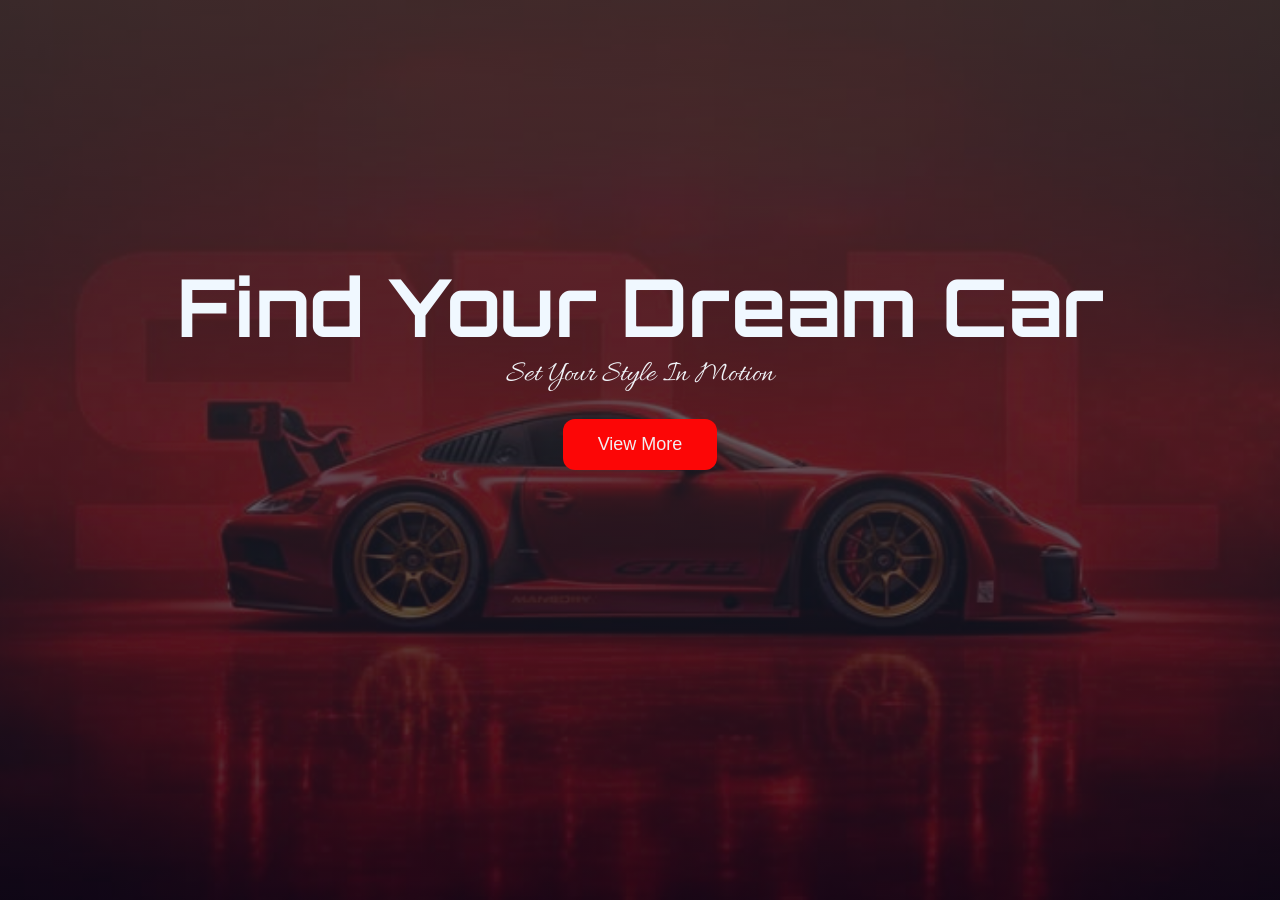
<file: index.html>
<html>

<head>
  <title>Car Zone Project</title>
  <link rel="stylesheet" href="./styles/style.css" />
  <link href="https://fonts.googleapis.com/css2?family=Orbitron&display=swap" rel="stylesheet">
  <link href="https://fonts.googleapis.com/css2?family=Allura&display=swap" rel="stylesheet">
  <link rel="icon" type="image" href="./images/favicon.jpg">
  <meta name="viewport" content="with=device-width ,initial-scale=1.0">
</head>

<body>
  <section class="header">
    <h1>Find Your Dream Car</h1>
    <p class="one">Set Your Style In Motion</p>

    <div class="btn-container">
      <a  href="nextpage.html" href="next.html" class="btn btn-pink">View More</a>
     
    </div>

  </section>

</body>

</html>
</file>
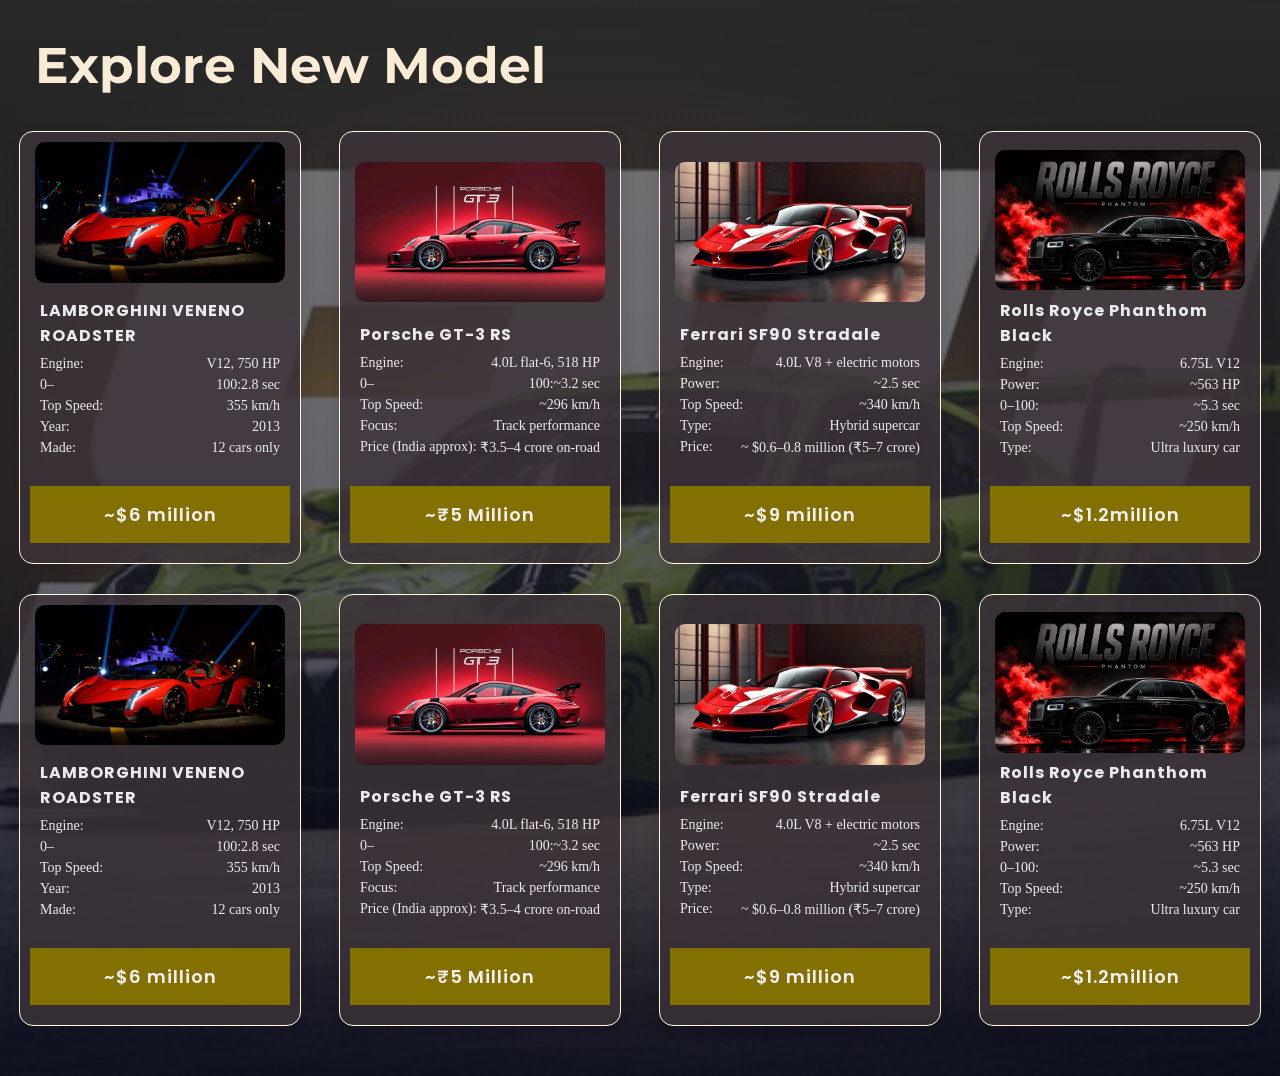
<file: nextpage.html>
<html>

<head>
    <title> View More</title>
    <link rel="stylesheet" href="./styles/style.css" />
    <link href="https://fonts.googleapis.com/css2?family=Montserrat:wght@600&display=swap" rel="stylesheet">
    <link href="https://fonts.googleapis.com/css2?family=Poppins:wght@500&display=swap" rel="stylesheet">
    <link href="https://fonts.googleapis.com/css2?family=Poppins:wght@600&display=swap" rel="stylesheet">
    <link rel="icon" type="image" href="./images/favicon.jpg">
</head>

<body>
    <section class="nextpage">
        <h3>Explore New Model</h3>



        <div class="container">
            <div class="container-card-2">
                <div class="card">
                    <img class="image-tag" src="./images/lam1.jpg" alt="Lamborghini" width="250">
                    <h4 class="Card-Title1">LAMBORGHINI VENENO ROADSTER</h4>

                    <div class="content-class">
                        <p>
                            Engine:
                        </p>
                        <p>V12, 750 HP</p>
                    </div>

                    <div class="content-class">
                        <p>
                            0–
                        </p>
                        <p>
                            100:2.8 sec
                        </p>
                    </div>

                    <div class="content-class">
                        <p>
                            Top Speed:
                        </p>
                        <p>
                            355 km/h
                        </p>
                    </div>

                    <div class="content-class">
                        <p> Year:</p>
                        <p>
                            2013
                        </p>
                    </div>


                    <div class="content-class">
                        <p>Made:</p>
                        <p>
                            12 cars only
                        </p>
                    </div>

                    <a href="pricedetails-1.html" href="price.html" class="btn-orange">~$6 million </a>
                </div>


                <div class="card">
                    <img class="image-tag" src="./images/por2.jpg" alt="Porsche" width="250">
                    <h5 class="Card-Title2">Porsche GT-3 RS</h5>
                    <div class="content-class">
                        <p>
                            Engine:
                        </p>
                        <p>4.0L flat-6, 518 HP</p>
                    </div>
                    <div class="content-class1">
                        <p>
                            0–
                        </p>
                        <p>
                            100:~3.2 sec
                        </p>
                    </div>

                    <div class="content-class1">
                        <p>
                            Top Speed:
                        </p>
                        <p>
                            ~296 km/h
                        </p>
                    </div>

                    <div class="content-class1">
                        <p> Focus:</p>
                        <p>
                            Track performance
                        </p>
                    </div>


                    <div class="content-class1">
                        <p>Price (India approx):</p>
                        <p>
                            ₹3.5–4 crore on-road
                        </p>
                    </div>

                    <a href="pricedetails-2.html" href="price.html" class="btn-orange">~₹5 Million</a>
                </div>

                <div class="card">
                    <img class="image-tag" src="./images/fer2.jpg" alt="Ferrari" width="250">
                    <h5 class="Card-Title3">Ferrari SF90 Stradale</h5>

                    <div class="content-class2">
                        <p>
                            Engine:
                        </p>
                        <p>4.0L V8 + electric motors</p>
                    </div>
                    <div class="content-class2">
                        <p>
                            Power:
                        </p>
                        <p>
                            ~2.5 sec
                        </p>
                    </div>

                    <div class="content-class2">
                        <p>
                            Top Speed:
                        </p>
                        <p>
                            ~340 km/h
                        </p>
                    </div>

                    <div class="content-class2">
                        <p>Type:</p>
                        <p>
                            Hybrid supercar
                        </p>
                    </div>


                    <div class="content-class2">
                        <p>Price:</p>
                        <p>
                            ~ $0.6–0.8 million (₹5–7 crore)
                        </p>
                    </div>
                    <!-- <a href="nextpage.html" href="next.html" class="btn-orange">price-~₹8.5 crore</a> <div class="content-class2"></div> -->

                    <a href="pricedetails-3.html" href="price.html" class="btn-orange">~$9 million </a>

                </div>


                <div class="card">
                    <img class="image-tag" src="./images/roll pant-2.jpg" alt="Rolls Royce" width="250">
                    <h5 class="Card-Title4">Rolls Royce Phanthom Black</h5>


                    <div class="content-class3">
                        <p>
                            Engine:
                        </p>
                        <p>6.75L V12</p>
                    </div>
                    <div class="content-class3">
                        <p>
                            Power:
                        </p>
                        <p>
                            ~563 HP
                        </p>
                    </div>

                    <div class="content-class3">
                        <p>
                            0–100:
                        </p>
                        <p>
                            ~5.3 sec
                        </p>
                    </div>

                    <div class="content-class3">
                        <p>Top Speed:</p>
                        <p>
                            ~250 km/h
                        </p>
                    </div>


                    <div class="content-class3">
                        <p>Type:</p>
                        <p>
                            Ultra luxury car
                        </p>
                    </div>
                    <a href="pricedetails-4.html" href="price.html" class="btn-orange">~$1.2million</a>




                </div>
            </div>


            <div class="container-card-2">

                <div class="card">
                    <img class="image-tag" src="./images/lam1.jpg" alt="Lamborghini" width="250">
                    <h4 class="Card-Title1">LAMBORGHINI VENENO ROADSTER</h4>


                    <div class="content-class">
                        <p>
                            Engine:
                        </p>
                        <p>V12, 750 HP</p>
                    </div>
                    <div class="content-class">
                        <p>
                            0–
                        </p>
                        <p>
                            100:2.8 sec
                        </p>
                    </div>

                    <div class="content-class">
                        <p>
                            Top Speed:
                        </p>
                        <p>
                            355 km/h
                        </p>
                    </div>

                    <div class="content-class">
                        <p> Year:</p>
                        <p>
                            2013
                        </p>
                    </div>


                    <div class="content-class">
                        <p>Made:</p>
                        <p>
                            12 cars only
                        </p>
                    </div>

                    <a href="pricedetails-1.html" href="price.html" class="btn-orange">~$6 million </a>
                </div>


                <div class="card">
                    <img class="image-tag" src="./images/por2.jpg" alt="Porsche" width="250">
                    <h5 class="Card-Title2">Porsche GT-3 RS</h5>
                    <div class="content-class">
                        <p>
                            Engine:
                        </p>
                        <p>4.0L flat-6, 518 HP</p>
                    </div>
                    <div class="content-class1">
                        <p>
                            0–
                        </p>
                        <p>
                            100:~3.2 sec
                        </p>
                    </div>

                    <div class="content-class1">
                        <p>
                            Top Speed:
                        </p>
                        <p>
                            ~296 km/h
                        </p>
                    </div>

                    <div class="content-class1">
                        <p> Focus:</p>
                        <p>
                            Track performance
                        </p>
                    </div>


                    <div class="content-class1">
                        <p>Price (India approx):</p>
                        <p>
                            ₹3.5–4 crore on-road
                        </p>
                    </div>

                    <a href="pricedetails-2.html" href="price.html" class="btn-orange">~₹5 Million</a>
                </div>

                <div class="card">
                    <img class="image-tag" src="./images/fer2.jpg" alt="Ferrari" width="250">
                    <h5 class="Card-Title3">Ferrari SF90 Stradale</h5>
                    <div class="content-class2">
                        <p>
                            Engine:
                        </p>
                        <p>4.0L V8 + electric motors</p>
                    </div>
                    <div class="content-class2">
                        <p>
                            Power:
                        </p>
                        <p>
                            ~2.5 sec
                        </p>
                    </div>

                    <div class="content-class2">
                        <p>
                            Top Speed:
                        </p>
                        <p>
                            ~340 km/h
                        </p>
                    </div>

                    <div class="content-class2">
                        <p>Type:</p>
                        <p>
                            Hybrid supercar
                        </p>
                    </div>


                    <div class="content-class2">
                        <p>Price:</p>
                        <p>
                            ~ $0.6–0.8 million (₹5–7 crore)
                        </p>
                    </div>
                    <!-- <a href="nextpage.html" href="next.html" class="btn-orange">price-~₹8.5 crore</a> <div class="content-class2"></div> -->

                    <a href="pricedetails-3.html" href="price.html" class="btn-orange">~$9 million </a>


                </div>

                <div class="card">
                    <img class="image-tag" src="./images/roll pant-2.jpg" alt="Rolls Royce" width="250">
                    <h5 class="Card-Title4">Rolls Royce Phanthom Black</h5>


                    <div class="content-class3">
                        <p>
                            Engine:
                        </p>
                        <p>6.75L V12</p>
                    </div>
                    <div class="content-class3">
                        <p>
                            Power:
                        </p>
                        <p>
                            ~563 HP
                        </p>
                    </div>

                    <div class="content-class3">
                        <p>
                            0–100:
                        </p>
                        <p>
                            ~5.3 sec
                        </p>
                    </div>

                    <div class="content-class3">
                        <p>Top Speed:</p>
                        <p>
                            ~250 km/h
                        </p>
                    </div>


                    <div class="content-class3">
                        <p>Type:</p>
                        <p>
                            Ultra luxury car
                        </p>
                    </div>
                    <a href="pricedetails-4.html" href="price.html" class="btn-orange">~$1.2million</a>

                </div>

            </div>
    </section>

</body>

</html>
</file>
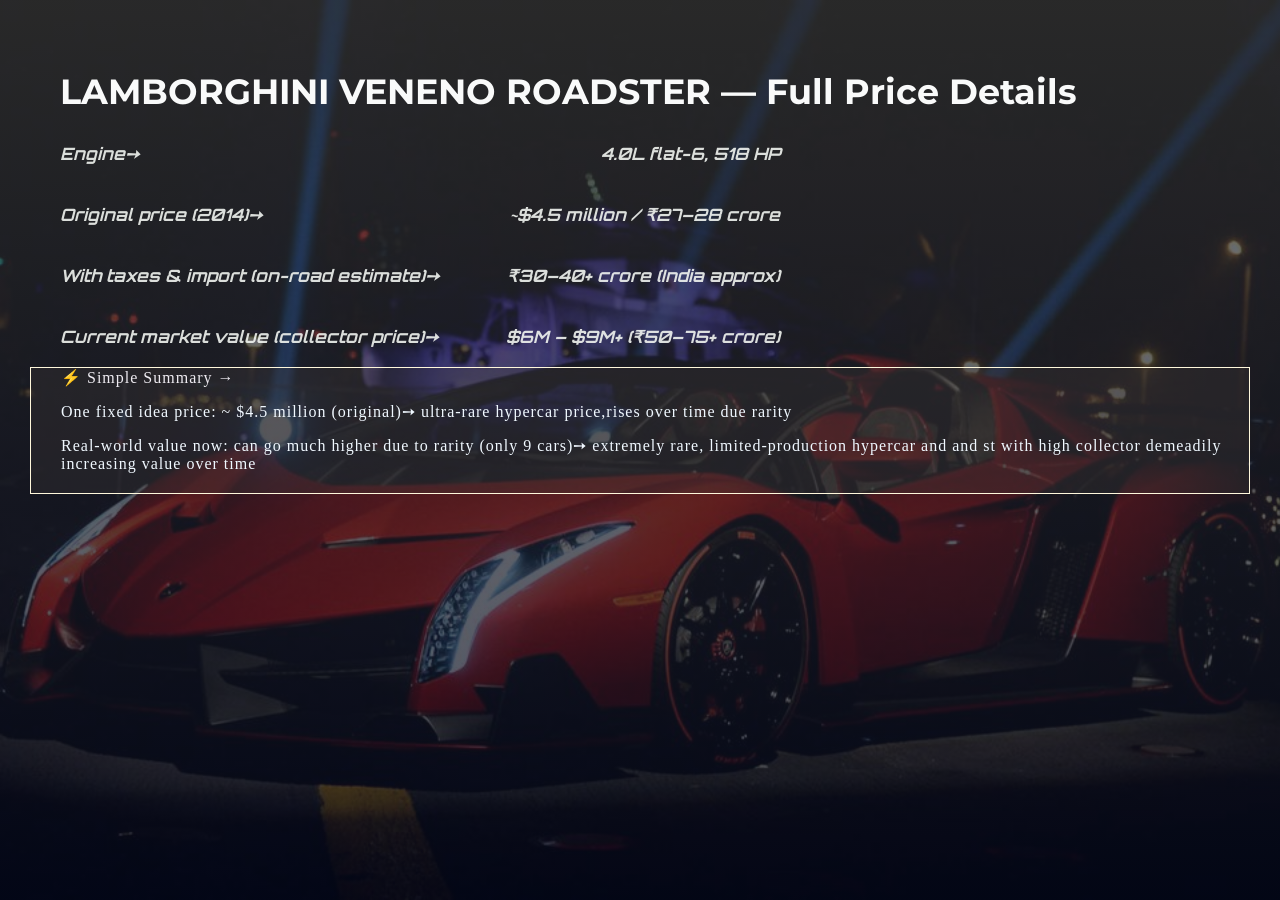
<file: pricedetails-1.html>
<html>

<head>
    <title>Price Details-1</title>
    <link rel="stylesheet" href="./styles/style.css" />
    <link rel="icon" type="image" href="./images/favicon.jpg">
    <link href="https://fonts.googleapis.com/css2?family=Montserrat:wght@600&display=swap" rel="stylesheet">
    <link href="https://fonts.googleapis.com/css2?family=Orbitron:wght@700&display=swap" rel="stylesheet">
    <link href="https://fonts.googleapis.com/css2?family=Orbitron&display=swap" rel="stylesheet">
     <link href="https://fonts.googleapis.com/css2?family=Montserrat:wght@600&display=swap" rel="stylesheet">

</head>

<body>
    <section class="pricedetails-1">
        <h6>LAMBORGHINI VENENO ROADSTER — Full Price Details</h6>
        <div class="container-price"></div>

        <div class="content-price-3">
            <p>
                Engine➙
            </p>
            <p>4.0L flat-6, 518 HP</p>
        </div>

        <div class="content-price">
            <p>
                Original price (2014)➙
            </p>
            <p>~$4.5 million / ₹27–28 crore</p>
        </div>

        <div class="content-price">
            <p>
                With taxes & import (on-road estimate)➙
            </p>
            <p>₹30–40+ crore (India approx)</p>
        </div>

        <div class="content-price">
            <p>
                Current market value (collector price)➙
            </p>
            <p>$6M – $9M+ (₹50–75+ crore)</p>
        </div>

        <div class="container-price-2">
            <div>
                <p>
                    ⚡ Simple Summary →
                </p>
            </div>

            <div class="content-price-2">
                <p>
                    One fixed idea price: ~ $4.5 million (original)➙ ultra-rare hypercar price,rises over time due
                    rarity
                </p>
            </div>

            <div class="content-price-2">
                <p>
                    Real-world value now: can go much higher due to rarity (only 9 cars)➙ extremely rare,
                    limited-production hypercar and and st with high collector demeadily increasing value over time
                </p>

            </div>
        </div>
    </section>
</body>

</html>
</file>
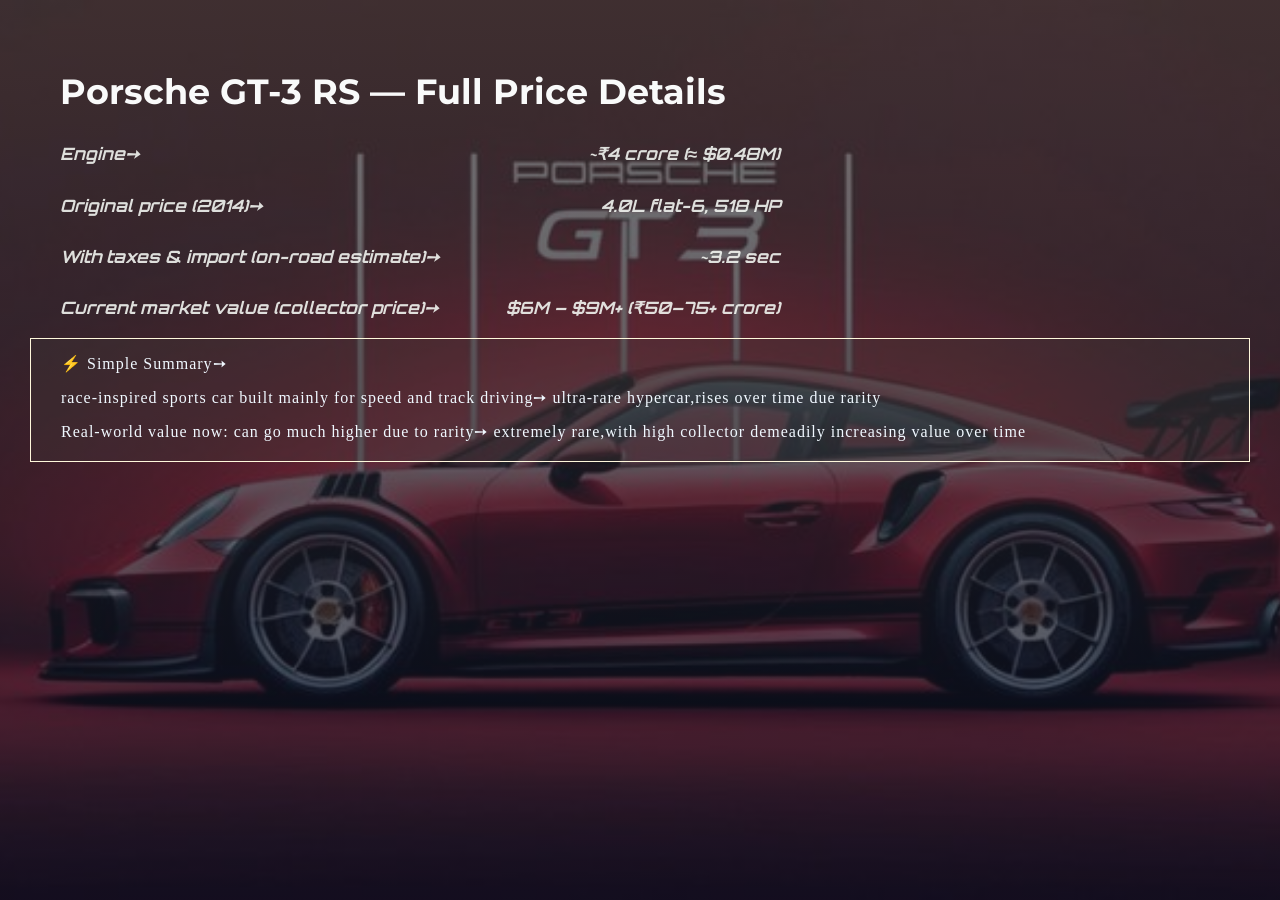
<file: pricedetails-2.html>
<html>

<head>
    <title>Price Details-2</title>
    <link rel="stylesheet" href="./styles/style.css" />
    <link rel="icon" type="image" href="./images/favicon.jpg">
    <link href="https://fonts.googleapis.com/css2?family=Montserrat:wght@600&display=swap" rel="stylesheet">
    <link href="https://fonts.googleapis.com/css2?family=Orbitron:wght@700&display=swap" rel="stylesheet">
    <link href="https://fonts.googleapis.com/css2?family=Orbitron&display=swap" rel="stylesheet">

</head>

<body>
    <section class="pricedetails-2">
        <h6> Porsche GT-3 RS — Full Price Details</h6>
        <div class="container-price-4"></div>

        <div class="content-price-3">
            <p>
                  Engine➙
            </p>
            <p>~₹4 crore (≈ $0.48M)</p>
        </div>

        <div class="content-price-3">
            <p>
                Original price (2014)➙
            </p>
            <p>4.0L flat-6, 518 HP</p>
        </div>

        <div class="content-price-3">
            <p>
                 With taxes & import (on-road estimate)➙
            </p>
            <p>~3.2 sec</p>
        </div>

        <div class="content-price-3">
            <p>
                 Current market value (collector price)➙
            </p>
            <p>$6M – $9M+ (₹50–75+ crore)</p>
        </div>

        <div class="container-price-2">
            <div class="content-price-2">
                <p>
                    ⚡ Simple Summary➙
                </p>
            </div>

            <div class="content-price-2">
                <p>
                race-inspired sports car built mainly for speed and track driving➙ ultra-rare hypercar,rises over time due 
                    rarity
                </p>
            </div>

            <div class="content-price-2">
                <p>
                    Real-world value now: can go much higher due to rarity➙ extremely rare,with high collector demeadily increasing value over time
                </p>

            </div>
        </div>
    </section>
</body>

</html>
</file>
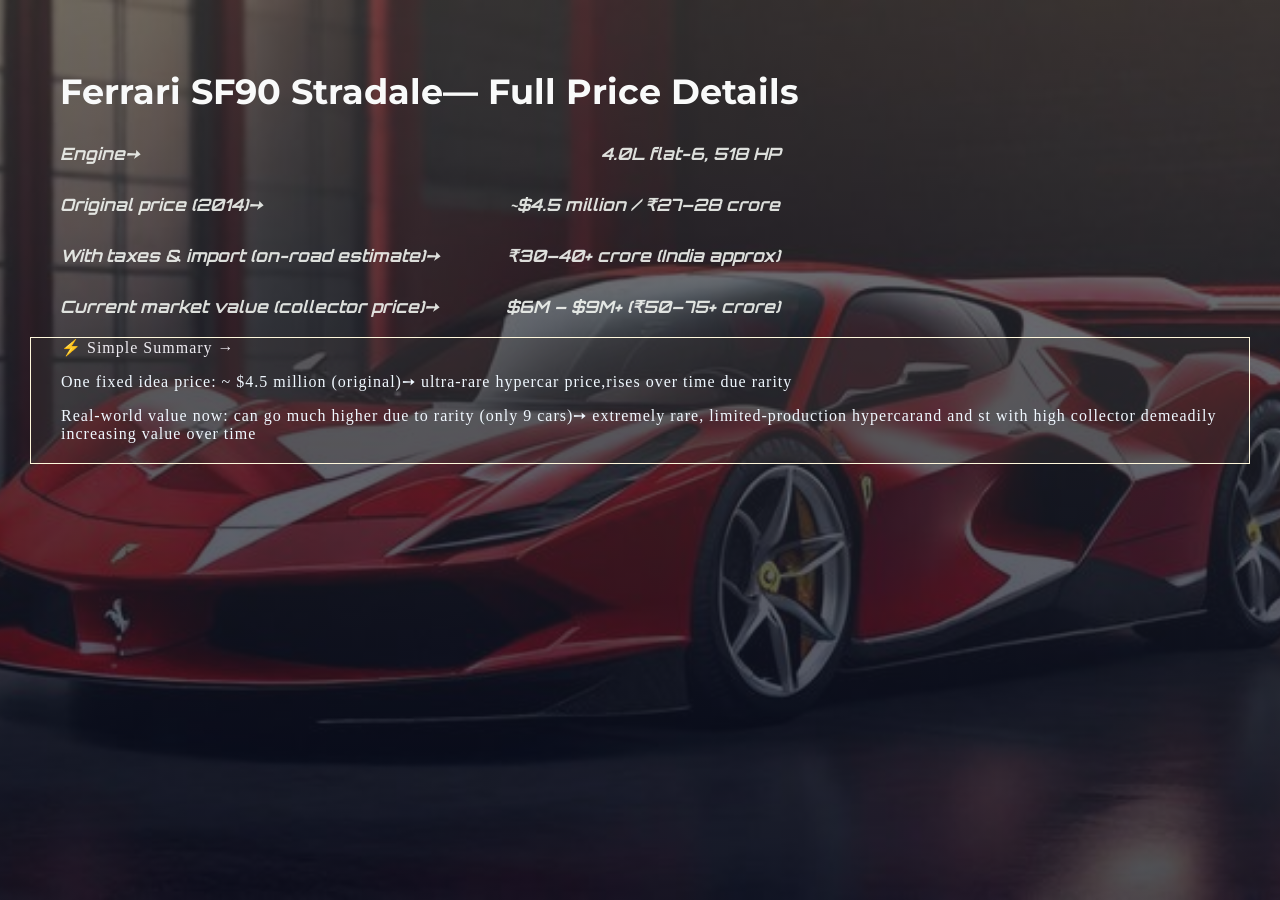
<file: pricedetails-3.html>
<html>

<head>
    <title>Price Details-3</title>
    <link rel="stylesheet" href="./styles/style.css" />
    <link rel="icon" type="image" href="./images/favicon.jpg">
    <link href="https://fonts.googleapis.com/css2?family=Montserrat:wght@600&display=swap" rel="stylesheet">
    <link href="https://fonts.googleapis.com/css2?family=Orbitron:wght@700&display=swap" rel="stylesheet">
    <link href="https://fonts.googleapis.com/css2?family=Orbitron&display=swap" rel="stylesheet">

</head>

<body>
    <section class="pricedetails-3">
        <h6> Ferrari SF90 Stradale— Full Price Details</h6>
        <div class="container-price-4"></div>

        <div class="content-price-3">
            <p>
                Engine➙
            </p>
            <p>4.0L flat-6, 518 HP</p>
        </div>

        <div class="content-price-3">
            <p>
                Original price (2014)➙
            </p>
            <p>~$4.5 million / ₹27–28 crore</p>
        </div>

        <div class="content-price-3">
            <p>
                With taxes & import (on-road estimate)➙
            </p>
            <p>₹30–40+ crore (India approx)</p>
        </div>

        <div class="content-price-3">
            <p>
                Current market value (collector price)➙
            </p>
            <p>$6M – $9M+ (₹50–75+ crore)</p>
        </div>

        <div class="container-price-2">
            <div>
                <p>
                    ⚡ Simple Summary →
                </p>
            </div>

            <div class="content-price-2">
                <p>
                    One fixed idea price: ~ $4.5 million (original)➙ ultra-rare hypercar price,rises over time due
                    rarity
                </p>
            </div>

            <div class="content-price-2">
                <p>
                    Real-world value now: can go much higher due to rarity (only 9 cars)➙ extremely rare,
                    limited-production hypercarand and st with high collector demeadily increasing value over time
                </p>

            </div>
        </div>
    </section>
</body>

</html>
</file>
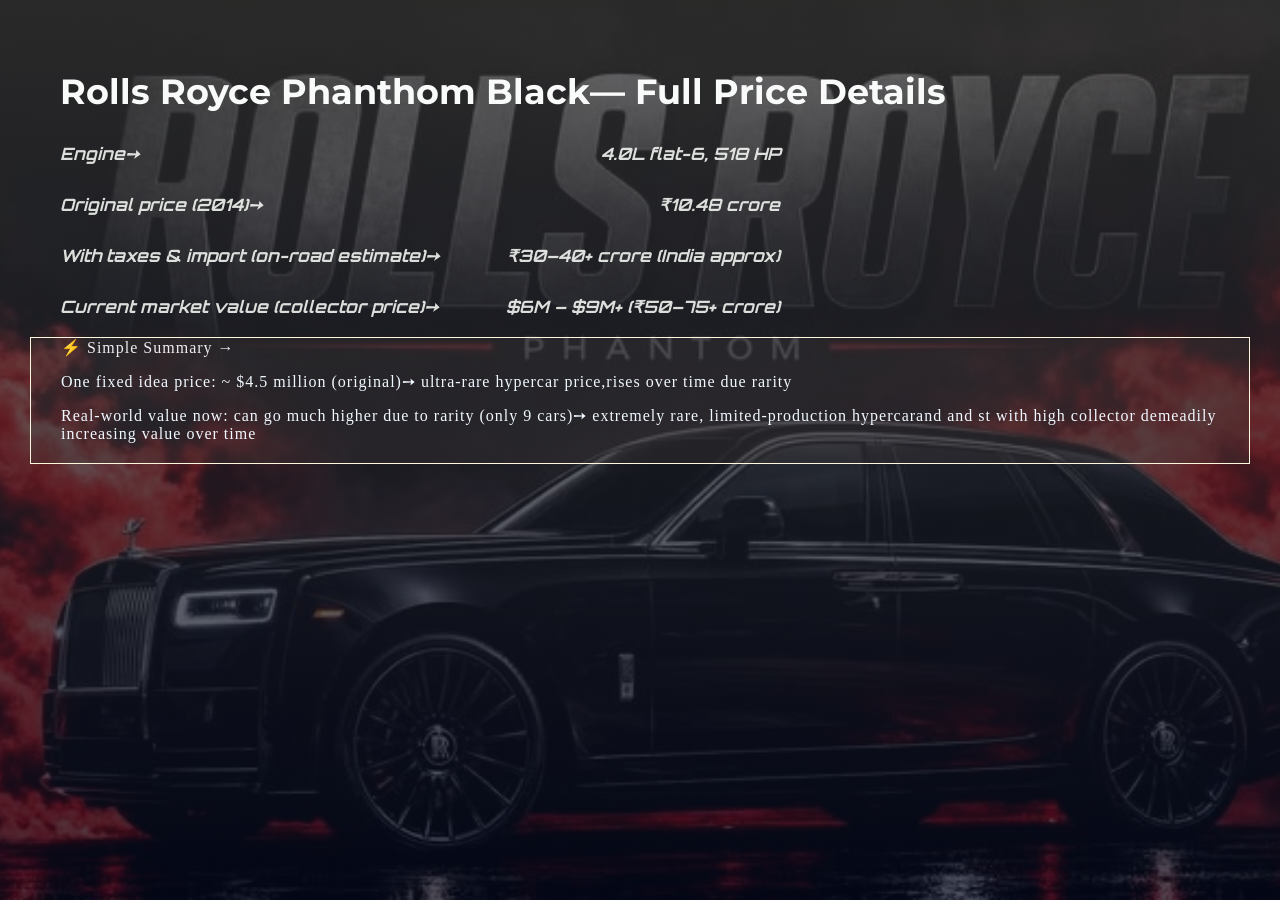
<file: pricedetails-4.html>
<html>

<head>
    <title>Price Details-4</title>
    <link rel="stylesheet" href="./styles/style.css" />
    <link href="https://fonts.googleapis.com/css2?family=Montserrat:wght@600&display=swap" rel="stylesheet">
    <link href="https://fonts.googleapis.com/css2?family=Orbitron:wght@700&display=swap" rel="stylesheet">
    <link href="https://fonts.googleapis.com/css2?family=Orbitron&display=swap" rel="stylesheet">
    <link rel="icon" type="image" href="./images/favicon.jpg">

</head>

<body>
    <section class="pricedetails-4">
        <h6>Rolls Royce Phanthom Black— Full Price Details</h6>
        <div class="container-price-4"></div>

        <div class="content-price-3">
            <p>
                Engine➙
            </p>
            <p>4.0L flat-6, 518 HP</p>
        </div>

        <div class="content-price-3">
            <p>
                Original price (2014)➙
            </p>
            <p>₹10.48 crore</p>
        </div>

        <div class="content-price-3">
            <p>
                With taxes & import (on-road estimate)➙
            </p>
            <p>₹30–40+ crore (India approx)</p>
        </div>

        <div class="content-price-3">
            <p>
                Current market value (collector price)➙
            </p>
            <p>$6M – $9M+ (₹50–75+ crore)</p>
        </div>

        <div class="container-price-2">
            <div>
                <p>
                    ⚡ Simple Summary →
                </p>
            </div>

            <div class="content-price-2">
                <p>
                    One fixed idea price: ~ $4.5 million (original)➙ ultra-rare hypercar price,rises over time due
                    rarity
                </p>
            </div>

            <div class="content-price-2">
                <p>
                    Real-world value now: can go much higher due to rarity (only 9 cars)➙ extremely rare,
                    limited-production hypercarand and st with high collector demeadily increasing value over time
                </p>

            </div>
        </div>
    </section>
</body>

</html>
</file>
<file: styles/style.css>
* {
    margin: 0;
    padding: 0;
}

.header {
    min-height: 100vh;
    width: 100%;
    background-image: linear-gradient(rgba(58, 58, 58, 0.7), rgba(4, 9, 30, 0.7)), url('../images/374b3440e28ba6226385040917f0242a.jpg');
    background-position: center;
    background-size: cover;

}

h1 {
    color: aliceblue;
    font-family: 'Orbitron', sans-serif;
    text-align: center;
    /* padding-top: 350px; */
    padding-top: 20%;
    font-size: 80;
}

.one {
    color: rgb(239, 242, 246);
    text-align: center;
    font-family: 'Allura', cursive;
    font-size: 30px;
}

.btn-container {
    display: flex;
    justify-content: center;
    gap: 20px;
    justify-items: center;

}

.btn {
    padding: 15px 35px;
    font-size: 18px;
    text-decoration: none;
    border-radius: 12px;
    font-family: 'Poppins', sans-serif;
    transition: 0.3s ease;
    margin-top: 25px;
}

.btn-pink {
    background: #fc0606;
    color: rgb(242, 238, 241);
    display: inline-block;
}

.btn-pink:hover {
    background: #380085;
}

.btn-blue {

    background-color: rgb(255, 0, 0);
    color: rgb(254, 252, 252);
}

.btn-blue:hover {
    background: #860101;
    color: rgb(236, 228, 228);

}

.nextpage {
    min-height: 100vh;
    width: 100%;
    background-image: linear-gradient(rgba(58, 58, 58, 0.7), rgba(4, 9, 30, 0.7)), url('../images/d88b17d88988ef201fd8ee2672a4ccb6.jpg');
    background-position: center;
    background-size: cover;
    position: relative;
}

h3 {
    color: antiquewhite;
    margin-left: 35px;
    padding-top: 35px;
    font-size: 50px;
    font-family: 'Montserrat', sans-serif;
    text-shadow: #eceaee, 100px;
}


.card {
    background: rgba(60, 51, 57, 0.836);
    padding: 10px;
    border-radius: 14px;
    box-shadow: 0 5px 15px rgba(0, 0, 0, 0.1);
    transition: 0.3s;
    width: 260px;
    font-size: larger;
    background-position: center;
    display: flex;
    justify-content: center;
    flex-direction: column;
    padding-bottom: 20px;
    border: 1px solid cornsilk;
}

.container {
    /* padding-left: 35px; */
    padding-top: 35px;
    padding-bottom: 50px;
    /* display: grid; */
    /* grid-template-columns: 1fr 1fr; */
    /* grid-auto-flow: column; */
    /* Items will stack vertically in columns first */
    display: flex;
    flex-direction: column;
    gap: 30px;
}

.image-tag {
    margin: auto;
    border-radius: 10px;


}

.btn-orange {
    padding: 15px 35px;
    font-size: 18px;
    text-decoration: none;
    font-family: 'Poppins', sans-serif;
    transition: 0.3s ease;
    margin-top: 25px;
    text-align: center;
    font-family: 'Poppins', sans-serif;
    font-weight: 600;
    letter-spacing: 1px;
}

.btn-orange {
    background: #827001;
    color: rgb(242, 238, 241);
    display: inline-block;
}

h4 {
    color: azure;
    font-size: 16px;
    padding-top: 15px;
}

.content-class {
    display: flex;
    justify-content: space-between;
    padding-left: 10px;
    padding-right: 10px;
    color: #eceaee;
    font-size: 14px;
    padding-bottom: 5px;
}

.Card-Title1 {
    font-family: 'Poppins', sans-serif;
    color: #eceaee;
    padding-bottom: 8px;
    padding-left: 10px;
    letter-spacing: 1px;

}

.content-class1 {
    display: flex;
    justify-content: space-between;
    padding-left: 10px;
    padding-right: 10px;
    color: #eceaee;
    font-size: 14px;
    padding-bottom: 5px;

}

.Card-Title2 {
    font-family: 'Poppins', sans-serif;
    color: #eceaee;
    padding-bottom: 8px;
    padding-left: 10px;
    letter-spacing: 1px;

}

.content-class2 {
    display: flex;
    justify-content: space-between;
    padding-left: 10px;
    padding-right: 10px;
    color: #eceaee;
    font-size: 14px;
    padding-bottom: 5px;
}

.Card-Title3 {
    font-family: 'Poppins', sans-serif;
    color: #eceaee;
    padding-bottom: 8px;
    padding-left: 10px;
    letter-spacing: 1px;
}

.Card-Title4 {
    font-family: 'Poppins', sans-serif;
    color: #eceaee;
    padding-bottom: 8px;
    padding-left: 10px;
    letter-spacing: 1px;
}

.content-class3 {
    display: flex;
    justify-content: space-between;
    padding-left: 10px;
    padding-right: 10px;
    color: #eceaee;
    font-size: 14px;
    padding-bottom: 5px;
}

.pricedetails-1 {
    min-height: 100vh;
    width: 100%;
    background-image: linear-gradient(rgba(58, 58, 58, 0.7), rgba(4, 9, 30, 0.7)), url('../images/lam1.jpg');
    background-position: center;
    background-size: cover;
    position: relative;
}

.pricedetails-4 {
    min-height: 100vh;
    width: 100%;
    background-image: linear-gradient(rgba(58, 58, 58, 0.7), rgba(4, 9, 30, 0.7)), url('../images/roll pant-2.jpg');
    background-position: center;
    background-size: cover;
    position: relative;
}



h6 {
    color: rgb(249, 250, 250);
    text-align: left;
    font-family: 'Montserrat', sans-serif;
    font-size: 35px;
    padding: auto;
    padding-top: 70px;
    margin-left: 60px;


}

.content-price {
    display: flex;
    justify-content: left;
    justify-content: space-between;
    text-align: left;
    font-family: 'Outfit', sans-serif;
    color: #f4f7f3e2;
    font-size: 17px;
    font-weight: bold;
    font-style: italic;
    padding-left: 60px;
    padding-top: 10px;
    font-family: 'Orbitron', sans-serif;
    padding-top: 40px;
    padding-right: 500px;
}

.content-price-2 {
    color: aliceblue;
    text-align: left;
    display: flex;
    justify-content: left;
    display: flex;
    justify-content: left;
    /* padding-left: 45px; */
    padding-top: 15px;
}

.container-price-2 {
    background-color: #3d393953;
    border: 1px solid cornsilk;
    /* padding: 5px  10px px; */
    padding-left: 30px;
    padding-bottom: 20px;
    margin: 20px 30px;
    color: #eeebf1;
    letter-spacing: 1px;
    font-size: medium;

}

.pricedetails-2 {
    min-height: 100vh;
    width: 100%;
    background-image: linear-gradient(rgba(58, 58, 58, 0.7), rgba(4, 9, 30, 0.7)), url('../images/por2.jpg');
    background-position: center;
    background-size: cover;
    position: relative;
}

.content-price-3 {
    display: flex;
    justify-content: left;
    justify-content: space-between;
    text-align: left;
    font-family: 'Outfit', sans-serif;
    color: #f4f7f3e2;
    font-size: 17px;
    font-weight: bold;
    font-style: italic;
    padding-left: 60px;
    padding-top: 10px;
    font-family: 'Orbitron', sans-serif;
    padding-top: 40px;
    padding-right: 500px;
    padding-top: 30px;
}

.content-price-4 {
    color: rgb(245, 247, 249);
    text-align: left;
    display: flex;
    justify-content: left;
    padding-top: 30px;
    display: flex;
    justify-content: left;
    padding-left: 45px;
    background-color: #a48a06;
    padding-bottom: 8px;
    padding-top: 8px;
}


.pricedetails-3 {
    min-height: 100vh;
    width: 100%;
    background-image: linear-gradient(rgba(58, 58, 58, 0.7), rgba(4, 9, 30, 0.7)), url('../images/fer2.jpg');
    background-position: center;
    background-size: cover;
    position: relative;
}


.container-card-2 {
    display: flex;
    justify-content: space-around;
}
</file>
